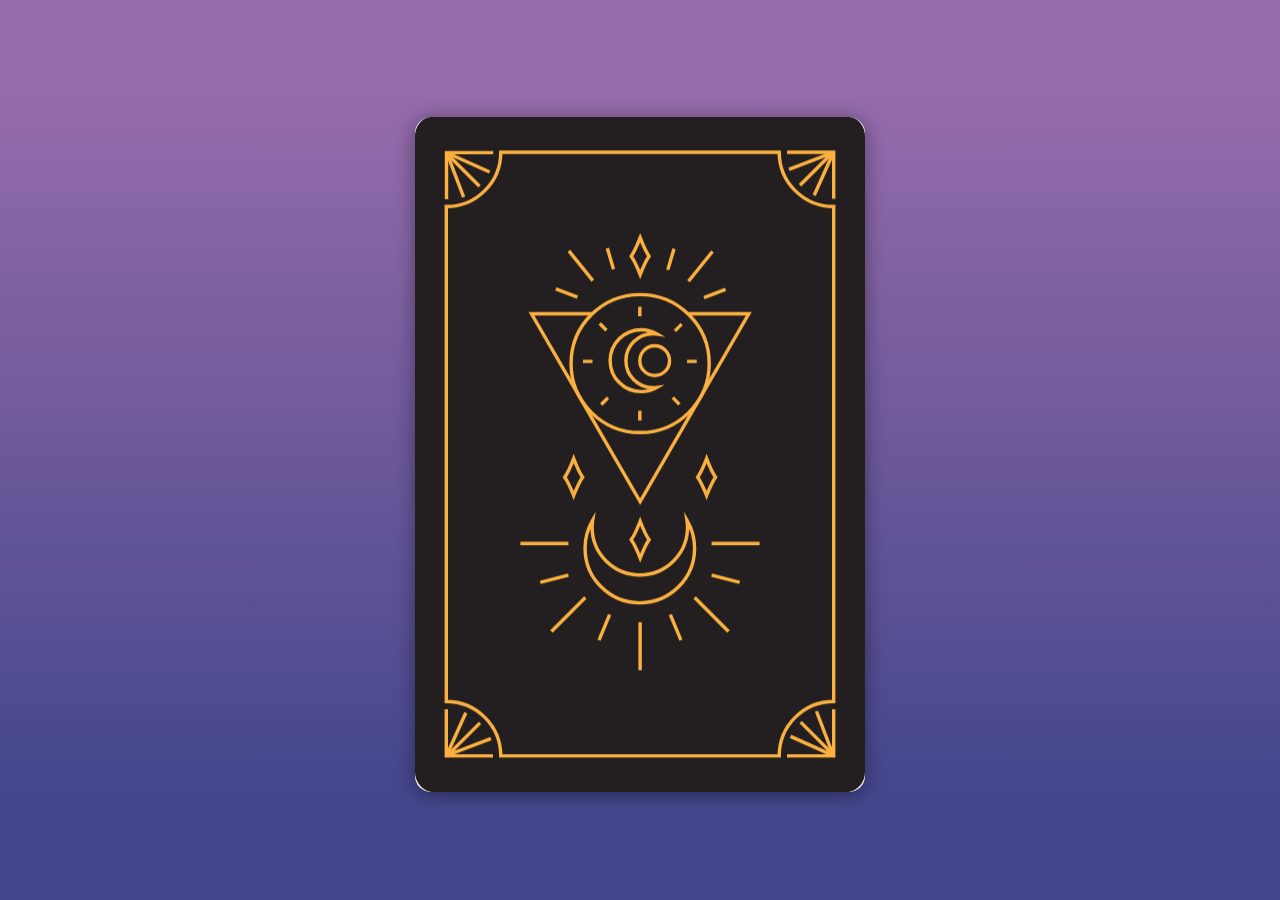
<file: 01/index.html>
<!DOCTYPE html>
<html lang="en">
<head>
    <meta charset="UTF-8">
    <meta http-equiv="X-UA-Compatible" content="IE=edge">
    <meta name="viewport" content="width=device-width, initial-scale=1.0">
    <title>Day One</title>
    <link rel="stylesheet" href="style.css">
    <link rel="shortcut icon" href="images/favicon.svg" type="image/x-icon">

    <link rel="preconnect" href="https://fonts.googleapis.com">
<link rel="preconnect" href="https://fonts.gstatic.com" crossorigin>
<link href="https://fonts.googleapis.com/css2?family=Libre+Baskerville:ital,wght@0,400;0,700;1,400&family=Montserrat:ital,wght@0,300;0,400;0,500;0,600;0,700;1,300;1,400;1,500;1,600;1,700&display=swap" rel="stylesheet">
</head>
<body>
    <div class="card">
        <div class="card_inner">
            <div class="card_face card_face-front"></div>
            <div class="card_face card_face-back">
                <div class="card_content">
					<div class="card_header">
						<img src="images/funghi.svg" alt="" class="img" />
						<h2>The Inexplicable</h2>
					</div>
					<div class="card_body">
						<h3>Decay as an extant form of life</h3>
						<p>Can you feel your heart burning? Can you feel the struggle within? The fear within me is beyond anything your soul can make. <b>You cannot kill me in a way that matters</b>.</p>
					</div>
            </div>
        </div>
    </div>

    <script src="main.js"></script>
</body>
</html>
</file>
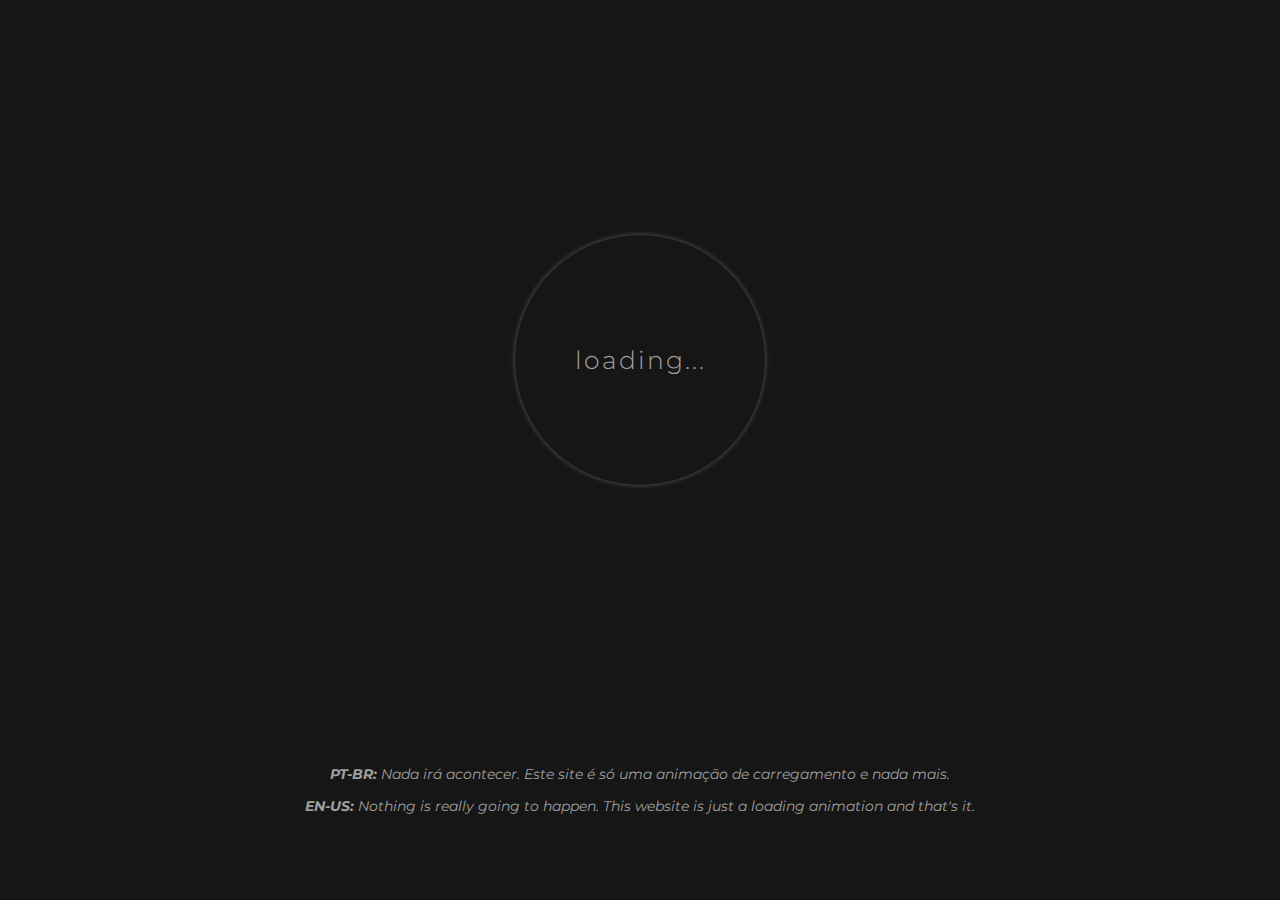
<file: 02/index.html>
<!DOCTYPE html>
<html lang="en">
<head>
    <link rel="preconnect" href="https://fonts.googleapis.com">
    <link rel="preconnect" href="https://fonts.gstatic.com" crossorigin>
    <link href="https://fonts.googleapis.com/css2?family=Montserrat:ital,wght@0,300;0,400;0,500;0,600;0,700;1,300;1,400;1,500;1,600;1,700&display=swap" rel="stylesheet">
    
    <meta charset="UTF-8">
    <meta http-equiv="X-UA-Compatible" content="IE=edge">
    <meta name="viewport" content="width=device-width, initial-scale=1.0">
    
    <title>Day Two</title>
    
    <link rel="stylesheet" href="style.css">
    
    <link rel="shortcut icon" href="images/favicon.svg" type="image/x-icon">
</head>
<body>
    <div class="center">
        <div class="ring"></div>
        <span>loading...</span>
    </div>

    <footer>
        <p><b>PT-BR:</b> Nada irá acontecer. Este site é só uma animação de carregamento e nada mais.</p>
        <p><b>EN-US:</b> Nothing is really going to happen. This website is just a loading animation and that's it.</p>
    </footer>
</body>
</html>
</file>
<file: 01/style.css>
:root {
    --primary: #976cab;
    --secondary: #44478c;
    --dark: #212121;
    --light: #F3F3F3;
}

* {
    margin:0;
    padding:0;
}

body {
    font-family: 'Montserrat', sans-serif;
    width: 100%;
    text-align: center;
    color: var(--light);
    background-image: linear-gradient(180deg, var(--primary) 10%, var(--secondary) 100%);
    background-repeat: no-repeat;
    background-color: var(--secondary);
}

.card {
    margin:13vh auto 0;
    width: 50vh;
    height: 75vh;
    perspective: 1000px;
}

.card_inner {
    width: 100%;
    height: 100%;
    transition: transform 1s;
    transform-style: preserve-3d;
    cursor: pointer;
    position: relative;
    background-color: white;
    border-radius: 16px;
}

.card_inner.is-flipped {
    transform: rotateY(-180deg);
}

.card_face {
    position: absolute;
    width: 100%;
    height: 100%;
    -webkit-backface-visibility: hidden;
    backface-visibility: hidden;
    border-radius: 16px;
    box-shadow: 0px 3px 20px rgba(0, 0, 0, 0.4);
}

.card_face-front {
    background-image: url(images/img1.svg);
    background-size: cover;
    background-position: center;
}

.card_face-back {
    transform: rotateY(180deg);
}

.card_content {
    height: 95%;
    margin: 15px 15px 15px 15px;
    border: 0 white solid;
    border-radius: 12px;
    background-color: var(--dark);
}

.card_header {
    position: relative;
    padding: 30px 30px 20px;
    /*background-image: linear-gradient(180deg, var(--light) 70%, var(--dark) 100%);*/
    background-color: var(--light);
    border-radius: 12px 12px 0 0;
}

.card_header:after {
    content: '';
    display: block;
    position: absolute;
    top:0;
    left: 0;
    right: 0;
    bottom: 0;
    z-index: -1;
    border-radius: 16px 16px 0 10%;
}

.img {
    display: block;
    width: 200px;
    height: 230px;
    margin: 0 auto 20px;
    /*border-radius: 50%;*/
    object-fit: cover;
}

.card_header h2 {
    color: var(--dark);
    font-size: 30px;
    font-weight: 900;
    text-align: center;
    font-family: 'Libre Baskerville', sans-serif;
}

.card_body {
    padding: 30px;
    background-color: var(--dark);
}

.card_body h3 {
    font-size: 18px;
    font-weight: bold;
    margin-bottom: 20px;
    font-style: italic;
}

.card_body p {
    font-size: 15px;
    line-height: 1.5;
}
</file>
<file: 02/style.css>
body {
    margin: 0;
    padding: 0;
    font-family: 'montserrat', sans-serif;
    background: var(--dark);
    color: var(--light);
}

:root {
    --dark: #161616;
    --light: #a0a0a0;
    --first: #fbde4f;
    --second: #f61a25;
    --third: #08cfab;
}

.center {
    display: flex;
    text-align: center;
    justify-content: center;
    align-items: center;
    min-height: 80vh;
}

.ring {
    position: absolute;
    width: 250px;
    height: 250px;
    border-radius: 50%;
    animation: ring 1.5s linear infinite;
}

@keyframes ring {
    0%{
        transform: rotate(0deg);
        box-shadow: 1px 5px 2px var(--first);
    }
    50%{
        transform: rotate(180deg);
        box-shadow: 1px 5px 2px var(--second);
    }
    100%{
        transform: rotate(360deg);
        box-shadow: 1px 5px 2px var(--third);
    }
}

.ring:before {
    position: absolute;
    content: '';
    left: 0;
    top: 0;
    height: 100%;
    width: 100%;
    box-shadow: 0 0 5px rgba(255,255,255,.3);
    border-radius: 50%;
}

span {
    color: var(--light);
    font-size: 25px;
    font-weight: 300;
    letter-spacing: 2px;
    line-height: 200px;
    animation: text 2s ease-in-out infinite;
}

@keyframes text {
    50%{
        color: var(--dark);
    }
}

footer {
    margin-top: 5vh;
    font-size: 14px;
    text-align: center;
    font-style: italic;
}
</file>
